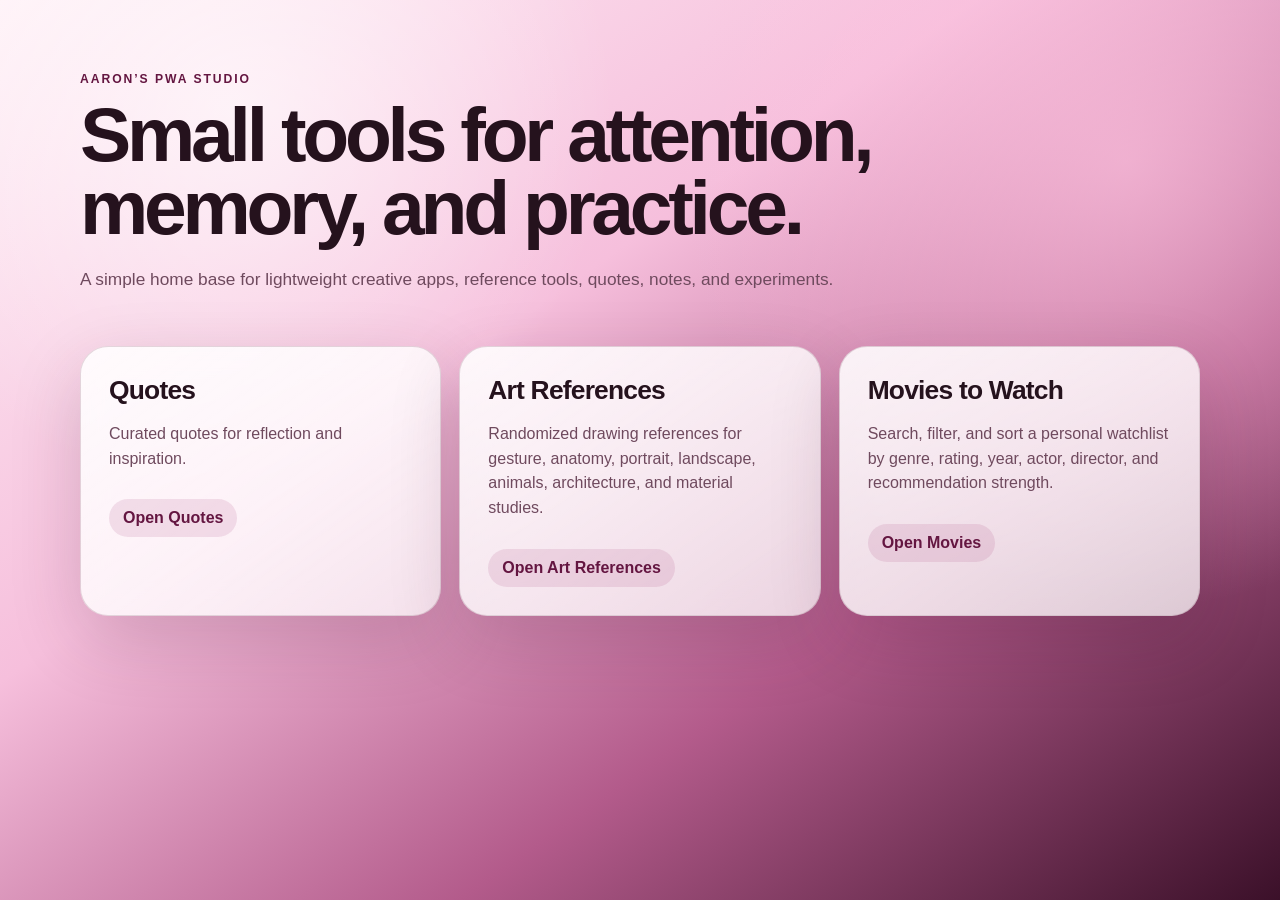
<file: index.html>
<!DOCTYPE html>
<html lang="en">
<head>
  <meta charset="UTF-8" />
  <meta name="viewport" content="width=device-width, initial-scale=1.0" />

  <title>PWA Studio</title>

  <link rel="manifest" href="manifest.json" />
  <link rel="icon" href="icons/icon-192.png" sizes="192x192" />
  <link rel="apple-touch-icon" href="icons/icon-192.png" />
  <link rel="stylesheet" href="style.css" />
  <meta name="theme-color" content="#3b1029" />
  <script src="pwa.js" defer></script>
</head>

<body>
  <main class="page-shell">
    <section class="hero">
      <p class="eyebrow">Aaron’s PWA Studio</p>
      <h1>Small tools for attention, memory, and practice.</h1>
      <p class="hero-text">
        A simple home base for lightweight creative apps, reference tools, quotes, notes, and experiments.
      </p>
    </section>
    <section class="app-grid" aria-label="Available apps">
      <a class="app-card" href="quotes.html">
        <h2>Quotes</h2>
        <p>Curated quotes for reflection and inspiration.</p>
        <span>Open Quotes</span>
      </a>
      <a class="app-card" href="art.html">
        <h2>Art References</h2>
        <p>Randomized drawing references for gesture, anatomy, portrait, landscape, animals, architecture, and material studies.</p>
        <span>Open Art References</span>
      </a>
      <a class="app-card" href="movies.html">
        <h2>Movies to Watch</h2>
        <p>Search, filter, and sort a personal watchlist by genre, rating, year, actor, director, and recommendation strength.</p>
        <span>Open Movies</span>
      </a>
    </section>
  </main>

</body>
</html>
</file>
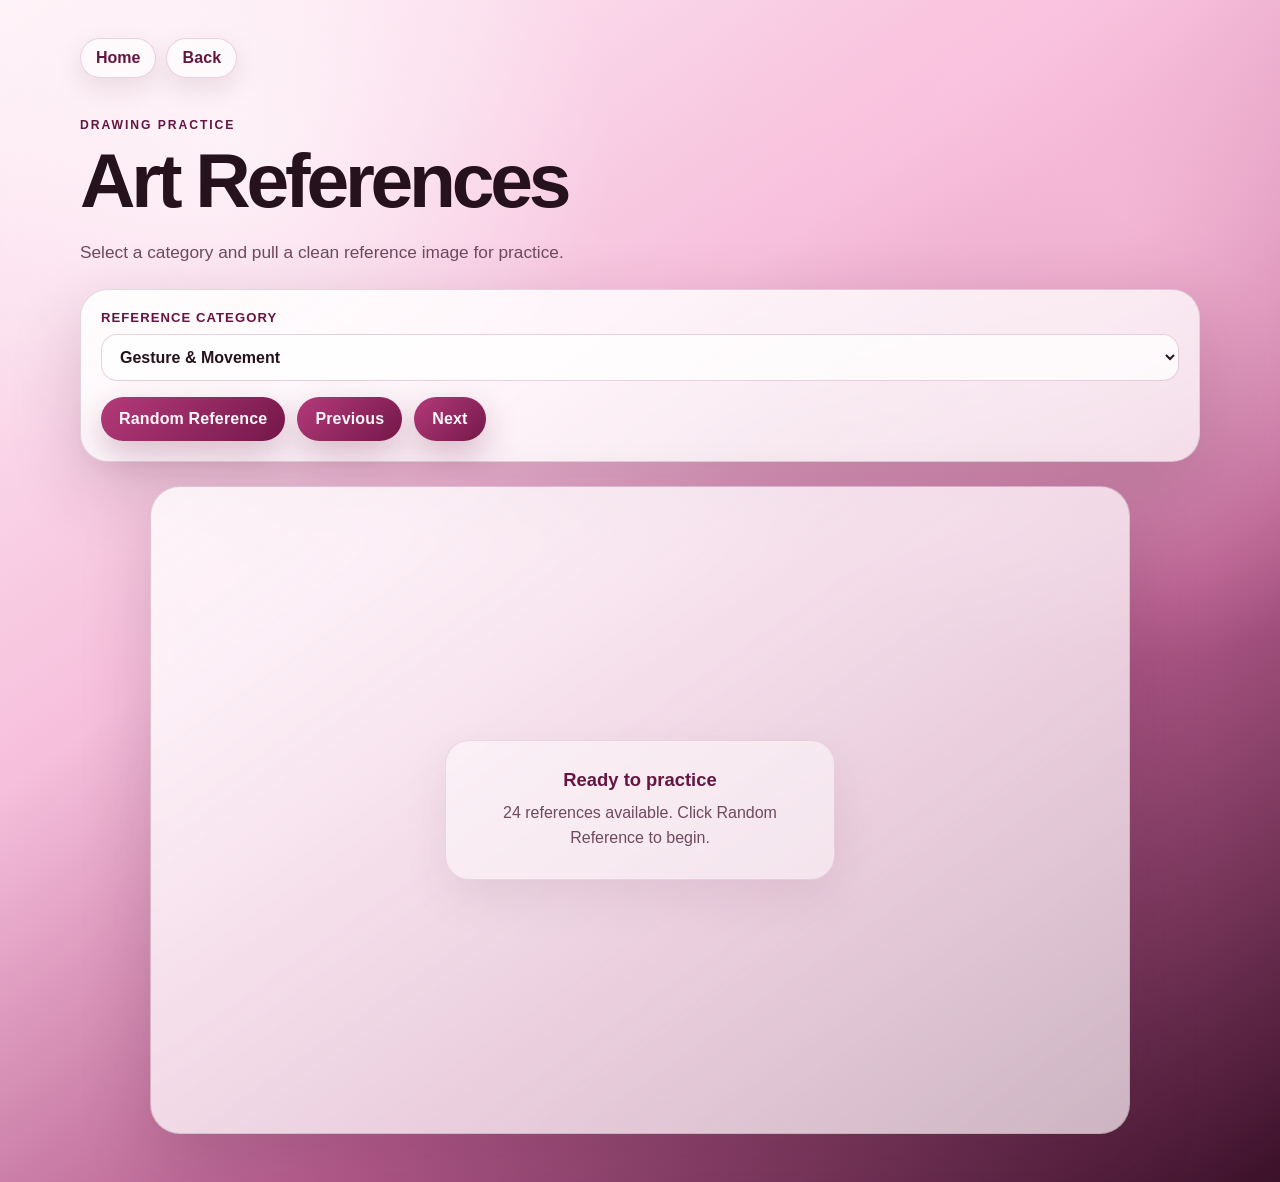
<file: art.html>
<!DOCTYPE html>
<html lang="en">
<head>
  <meta charset="UTF-8" />
  <meta name="viewport" content="width=device-width, initial-scale=1.0" />

  <title>Art References | PWA Studio</title>

  <link rel="manifest" href="manifest.json" />
  <link rel="icon" href="icons/icon-192.png" sizes="192x192" />
  <link rel="apple-touch-icon" href="icons/icon-192.png" />
  <link rel="stylesheet" href="style.css" />
  <meta name="theme-color" content="#3b1029" />
  <script src="pwa.js" defer></script>
</head>

<body>
  <main class="page-shell">
    <nav class="top-nav app-actions">
      <a href="/">Home</a>
      <button type="button" class="nav-button" onclick="history.back()">Back</button>
    </nav>

    <section class="hero compact">
      <p class="eyebrow">Drawing Practice</p>
      <h1>Art References</h1>
      <p class="hero-text">
        Select a category and pull a clean reference image for practice.
      </p>
    </section>

    <section class="controls-panel">
      <label for="category-select">Reference category</label>

      <select id="category-select">
        <option value="gesture">Gesture & Movement</option>
        <option value="anatomy">Anatomy & Structure</option>
        <option value="portrait">Portrait & Expression</option>
        <option value="landscape">Landscape & Environment</option>
        <option value="animals">Animals & Creatures</option>
        <option value="architecture">Architecture & Perspective</option>
        <option value="still-life">Still Life & Material Studies</option>
      </select>

      <div class="button-row">
        <button id="random-image-button" type="button">Random Reference</button>
        <button id="previous-image-button" type="button">Previous</button>
        <button id="next-image-button" type="button">Next</button>
      </div>
    </section>
<section class="reference-display">
  <section class="reference-stage">
    <div id="reference-empty" class="empty-state">
      <div class="empty-card">
        <h2>Ready to practice</h2>
        <p>Select a category, then click Random Reference to begin.</p>
      </div>
    </div>

    <img id="reference-image" class="reference-image" alt="Art reference" hidden />
  </section>
</section>

  </main>

  <script src="art-reference.js"></script>
</body>
</html>
</file>
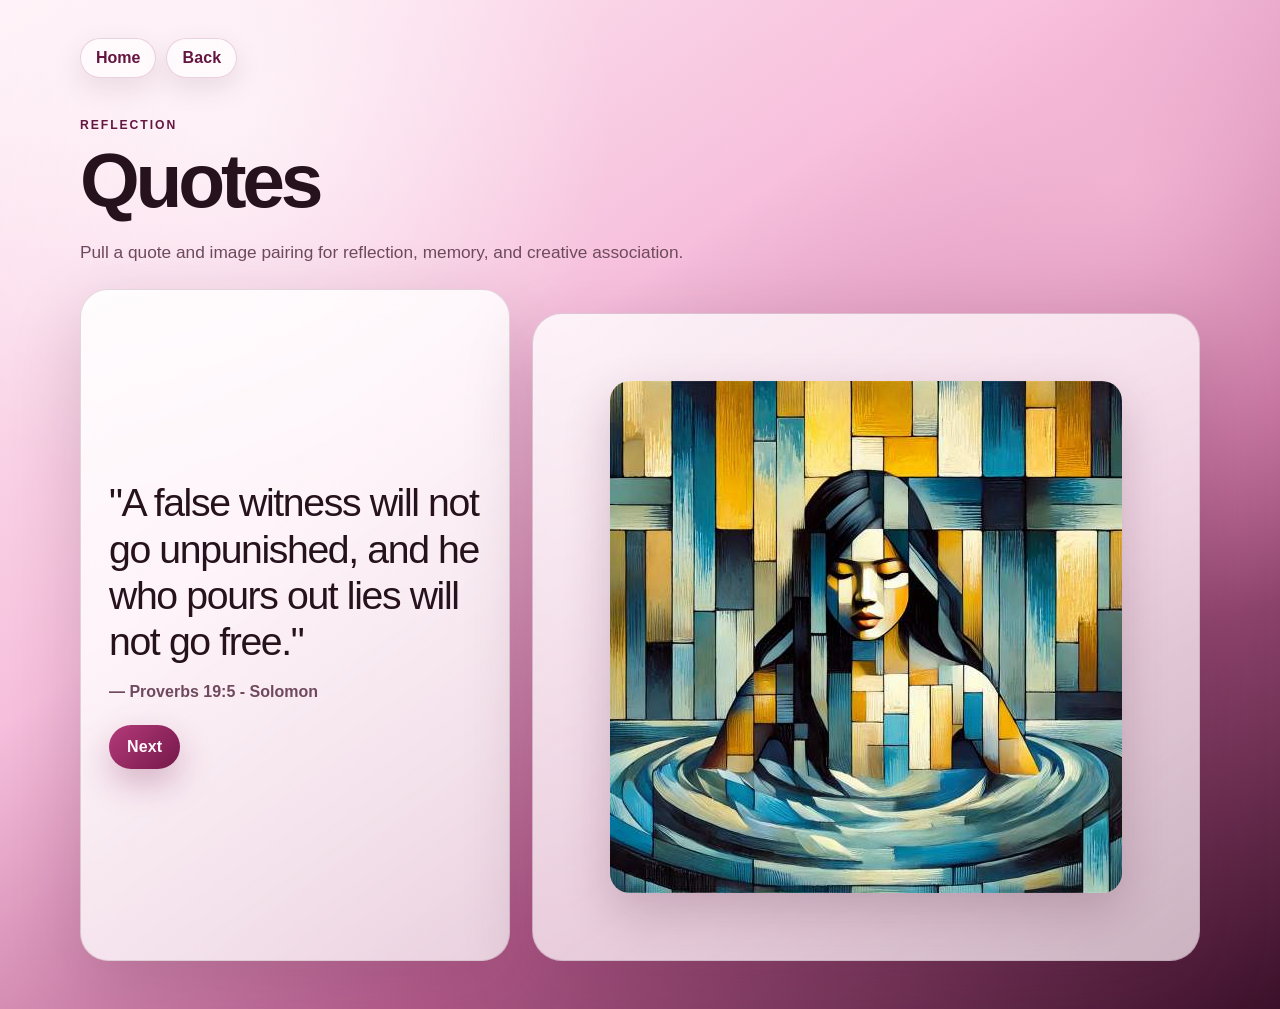
<file: quotes.html>
<!DOCTYPE html>
<html lang="en">
<head>
  <meta charset="UTF-8" />
  <meta name="viewport" content="width=device-width, initial-scale=1.0" />

  <title>Quotes | PWA Studio</title>

  <link rel="manifest" href="manifest.json" />
  <link rel="icon" href="icons/icon-192.png" sizes="192x192" />
  <link rel="apple-touch-icon" href="icons/icon-192.png" />
  <link rel="stylesheet" href="style.css" />
  <meta name="theme-color" content="#3b1029" />
  <script src="pwa.js" defer></script>
</head>

<body>
  <main class="page-shell">
    <nav class="top-nav app-actions">
      <a href="/">Home</a>
      <button type="button" class="nav-button" onclick="history.back()">Back</button>
    </nav>

    <section class="hero compact">
      <p class="eyebrow">Reflection</p>
      <h1>Quotes</h1>
      <p class="hero-text">
        Pull a quote and image pairing for reflection, memory, and creative association.
      </p>
    </section>

    <section class="quote-layout">
      <section class="quote-panel">
        <div id="quote" class="quote">Tap to begin</div>
        <div id="author" class="author"></div>
        <button type="button" onclick="nextQuote()">Next</button>
      </section>

      <section class="quote-image-stage">
        <img id="art-image" class="quote-image" src="" alt="Artwork" />
      </section>
    </section>
  </main>

  <script src="quoteapp.js"></script>
</body>
</html>
</file>
<file: style.css>
:root {
  --bg-light: #fff1f7;
  --bg-pink: #f6bfdc;
  --bg-rose: #b35b8b;
  --bg-deep: #3b1029;

  --text: #25121d;
  --muted: #6f4a5e;

  --panel: rgba(255, 255, 255, 0.72);
  --panel-strong: rgba(255, 255, 255, 0.88);
  --panel-soft: rgba(255, 232, 243, 0.38);

  --line: rgba(86, 31, 60, 0.16);
  --accent: #9f2f6d;
  --accent-dark: #641641;
  --accent-soft: rgba(159, 47, 109, 0.12);

  --shadow: 0 24px 70px rgba(61, 16, 43, 0.18);
  --shadow-strong: 0 28px 80px rgba(61, 16, 43, 0.24);

  --radius-lg: 30px;
  --radius-md: 24px;
  --radius-pill: 999px;

  --page-width: 1120px;
  --image-stage-width: 980px;
}

* {
  box-sizing: border-box;
}

html {
  min-height: 100%;
}

body {
  min-height: 100vh;
  margin: 0;
  background:
    radial-gradient(circle at 18% 12%, rgba(255, 255, 255, 0.62), transparent 24rem),
    radial-gradient(circle at 88% 18%, rgba(255, 196, 224, 0.64), transparent 28rem),
    linear-gradient(145deg, var(--bg-light) 0%, var(--bg-pink) 38%, var(--bg-rose) 68%, var(--bg-deep) 100%);
  color: var(--text);
  font-family: "Trebuchet MS", "Avenir Next", "Segoe UI", Arial, sans-serif;
}

img {
  max-width: 100%;
}

button,
select {
  font: inherit;
}

button {
  display: inline-flex;
  align-items: center;
  justify-content: center;
  min-height: 44px;
  padding: 11px 18px;
  border: 0;
  border-radius: var(--radius-pill);
  background: linear-gradient(135deg, #b43a7a, #741849);
  color: #fff7fb;
  font-weight: 900;
  letter-spacing: 0.01em;
  cursor: pointer;
  box-shadow: 0 14px 34px rgba(116, 24, 73, 0.28);
  transition:
    transform 140ms ease,
    box-shadow 140ms ease,
    filter 140ms ease;
}

button:hover {
  transform: translateY(-2px);
  filter: brightness(1.05);
  box-shadow: 0 18px 44px rgba(116, 24, 73, 0.34);
}

button:active {
  transform: translateY(0);
}

.page-shell {
  width: min(var(--page-width), calc(100% - 36px));
  margin: 0 auto;
  padding: 30px 0 48px;
}

.hero {
  padding: 42px 0 28px;
}

.hero.compact {
  padding: 18px 0 22px;
}

.eyebrow,
.card-kicker {
  margin: 0 0 12px;
  color: var(--accent-dark);
  font-size: 0.76rem;
  font-weight: 800;
  letter-spacing: 0.16em;
  text-transform: uppercase;
}

.hero h1 {
  max-width: 920px;
  margin: 0;
  color: var(--text);
  font-size: clamp(2.25rem, 6vw, 4.9rem);
  line-height: 0.95;
  letter-spacing: -0.055em;
}

.hero-text {
  max-width: 760px;
  margin: 22px 0 0;
  color: var(--muted);
  font-size: 1.08rem;
  line-height: 1.62;
}

/* Navigation */

.top-nav,
.app-actions {
  display: flex;
  flex-wrap: wrap;
  align-items: center;
  gap: 10px;
  margin: 8px 0 22px;
}

.top-nav a,
.app-actions a,
.nav-button {
  display: inline-flex;
  align-items: center;
  justify-content: center;
  min-height: 40px;
  padding: 9px 15px;
  border: 1px solid rgba(159, 47, 109, 0.2);
  border-radius: var(--radius-pill);
  background: rgba(255, 255, 255, 0.62);
  color: var(--accent-dark);
  text-decoration: none;
  font: inherit;
  font-weight: 800;
  cursor: pointer;
  box-shadow: 0 10px 28px rgba(61, 16, 43, 0.1);
  transition:
    transform 140ms ease,
    background 140ms ease,
    box-shadow 140ms ease;
}

.top-nav a:hover,
.app-actions a:hover,
.nav-button:hover {
  transform: translateY(-2px);
  background: #ffffff;
  box-shadow: 0 14px 34px rgba(61, 16, 43, 0.16);
}

/* Home page */

.app-grid {
  display: grid;
  grid-template-columns: repeat(auto-fit, minmax(260px, 1fr));
  gap: 18px;
  margin-top: 24px;
}

.app-card,
.controls-panel,
.quote-panel,
.roadmap-panel {
  border: 1px solid var(--line);
  border-radius: 28px;
  background: linear-gradient(145deg, var(--panel-strong), var(--panel));
  color: var(--text);
  box-shadow: var(--shadow);
  backdrop-filter: blur(14px);
}

.app-card {
  display: block;
  padding: 28px;
  text-decoration: none;
  transition:
    transform 160ms ease,
    box-shadow 160ms ease,
    border-color 160ms ease;
}

.app-card:hover {
  transform: translateY(-4px);
  border-color: rgba(159, 47, 109, 0.38);
  box-shadow: var(--shadow-strong);
}

.app-card h2 {
  margin: 0 0 10px;
  font-size: 1.65rem;
  letter-spacing: -0.03em;
}

.app-card p {
  color: var(--muted);
  line-height: 1.55;
}

.app-card span {
  display: inline-flex;
  align-items: center;
  justify-content: center;
  margin-top: 12px;
  padding: 10px 14px;
  border-radius: var(--radius-pill);
  background: var(--accent-soft);
  color: var(--accent-dark);
  font-weight: 800;
}

/* Controls */

.controls-panel {
  padding: 20px;
  margin-bottom: 24px;
}

.controls-panel label {
  display: block;
  margin-bottom: 9px;
  color: var(--accent-dark);
  font-size: 0.82rem;
  font-weight: 800;
  letter-spacing: 0.08em;
  text-transform: uppercase;
}

select {
  width: 100%;
  padding: 13px 14px;
  border: 1px solid rgba(159, 47, 109, 0.22);
  border-radius: 16px;
  background: rgba(255, 255, 255, 0.76);
  color: var(--text);
  font-weight: 700;
  box-shadow: inset 0 1px 0 rgba(255, 255, 255, 0.6);
}

.button-row {
  display: flex;
  flex-wrap: wrap;
  gap: 12px;
  margin-top: 16px;
}

/* Quotes page */

.quote-layout {
  display: grid;
  grid-template-columns: minmax(280px, 430px) 1fr;
  gap: 22px;
  align-items: stretch;
}

.quote-panel {
  display: flex;
  flex-direction: column;
  justify-content: center;
  min-height: 420px;
  padding: 28px;
}

.quote {
  color: var(--text);
  font-size: clamp(1.45rem, 4vw, 2.45rem);
  line-height: 1.18;
  letter-spacing: -0.035em;
  overflow-wrap: break-word;
}

.author {
  margin-top: 18px;
  color: var(--muted);
  font-size: 1rem;
  font-weight: 700;
  overflow-wrap: break-word;
}

.quote-panel button {
  align-self: flex-start;
  margin-top: 24px;
}

.quote-image-stage {
  width: min(100%, var(--image-stage-width));
  height: min(72vh, 680px);
  margin: 24px auto 0;
  padding: 16px;
  display: flex;
  align-items: center;
  justify-content: center;
  border: 1px solid rgba(86, 31, 60, 0.18);
  border-radius: var(--radius-lg);
  background:
    linear-gradient(145deg, rgba(255, 255, 255, 0.58), var(--panel-soft)),
    rgba(255, 255, 255, 0.52);
  box-shadow: var(--shadow);
  overflow: hidden;
  backdrop-filter: blur(14px);
}

.quote-image {
  display: block;
  max-width: 100%;
  max-height: 100%;
  width: auto;
  height: auto;
  object-fit: contain;
  object-position: center;
  border-radius: 20px;
  box-shadow: 0 18px 48px rgba(61, 16, 43, 0.2);
}

.quote-image[src=""],
.quote-image:not([src]) {
  display: none;
}

/* Art References page */

.reference-display {
  margin-top: 24px;
}

.reference-stage {
  width: min(100%, var(--image-stage-width));
  height: min(72vh, 680px);
  margin: 0 auto;
  padding: 16px;
  display: flex;
  align-items: center;
  justify-content: center;
  border: 1px solid rgba(86, 31, 60, 0.18);
  border-radius: var(--radius-lg);
  background:
    linear-gradient(145deg, rgba(255, 255, 255, 0.58), var(--panel-soft)),
    rgba(255, 255, 255, 0.52);
  box-shadow: var(--shadow);
  overflow: hidden;
  backdrop-filter: blur(14px);
}

.reference-image {
  display: block;
  max-width: 100%;
  max-height: 100%;
  width: auto;
  height: auto;
  object-fit: contain;
  object-position: center;
  border-radius: 20px;
  box-shadow: 0 18px 48px rgba(61, 16, 43, 0.2);
}

.reference-image[src=""],
.reference-image:not([src]),
#reference-image[hidden],
#reference-empty[hidden] {
  display: none !important;
}

.empty-state {
  width: 100%;
  height: 100%;
  display: grid;
  place-items: center;
  text-align: center;
}

.empty-card {
  max-width: 390px;
  padding: 28px 24px;
  border: 1px solid rgba(159, 47, 109, 0.14);
  border-radius: var(--radius-md);
  background: rgba(255, 255, 255, 0.48);
  box-shadow: 0 18px 46px rgba(61, 16, 43, 0.08);
}

.empty-card h2 {
  margin: 0 0 10px;
  color: var(--accent-dark);
  font-size: 1.15rem;
}

.empty-card p {
  margin: 0;
  color: var(--muted);
  line-height: 1.55;
}

/* Legacy art metadata suppression */

.reference-meta,
#reference-meta,
#reference-title,
#reference-notes {
  display: none !important;
}

/* Responsive layout */

@media (max-width: 820px) {
  .quote-layout {
    grid-template-columns: 1fr;
  }

  .quote-panel,
  .quote-image-stage,
  .reference-stage {
    min-height: 320px;
  }

  .quote-image-stage,
  .reference-stage {
    height: min(64vh, 520px);
    padding: 10px;
  }
}

@media (max-width: 520px) {
  .page-shell {
    width: min(100% - 24px, var(--page-width));
    padding-top: 20px;
  }

  .hero {
    padding: 30px 0 22px;
  }

  .hero.compact {
    padding: 14px 0 18px;
  }

  .hero h1 {
    font-size: clamp(2rem, 14vw, 3.6rem);
  }

  .controls-panel,
  .quote-panel,
  .app-card {
    border-radius: 22px;
  }

  .button-row {
    gap: 10px;
  }

  button {
    min-height: 42px;
    padding: 10px 15px;
  }

  .empty-card {
    padding: 22px 18px;
  }
}
/* Movies page */

.movie-controls-grid {
  display: grid;
  grid-template-columns: 1.4fr repeat(4, minmax(130px, 1fr));
  gap: 12px;
  align-items: end;
}

.movie-control {
  display: flex;
  flex-direction: column;
  gap: 8px;
}

.movie-control input,
.movie-control select {
  width: 100%;
  padding: 13px 14px;
  border: 1px solid rgba(159, 47, 109, 0.22);
  border-radius: 16px;
  background: rgba(255, 255, 255, 0.76);
  color: var(--text);
  font: inherit;
  font-weight: 700;
  box-shadow: inset 0 1px 0 rgba(255, 255, 255, 0.6);
}

.movie-toolbar {
  display: flex;
  flex-wrap: wrap;
  gap: 12px;
  margin-top: 16px;
}

.movie-summary {
  display: flex;
  justify-content: space-between;
  align-items: center;
  gap: 12px;
  margin: 18px 0;
  color: var(--accent-dark);
  font-weight: 900;
}

.movie-results {
  display: grid;
  gap: 14px;
}

.movie-card {
  border: 1px solid var(--line);
  border-radius: 24px;
  padding: 20px;
  background: linear-gradient(145deg, var(--panel-strong), var(--panel));
  box-shadow: 0 18px 46px rgba(61, 16, 43, 0.13);
  backdrop-filter: blur(14px);
}

.movie-card-main {
  display: grid;
  grid-template-columns: 1fr auto;
  gap: 18px;
  align-items: start;
}

.movie-card h2 {
  margin: 0;
  color: var(--text);
  font-size: 1.35rem;
  line-height: 1.1;
  letter-spacing: -0.035em;
}

.movie-meta {
  margin: 8px 0 0;
  color: var(--muted);
  font-weight: 700;
  line-height: 1.45;
}

.movie-rating-badge {
  min-width: 54px;
  min-height: 54px;
  display: grid;
  place-items: center;
  border-radius: 18px;
  background: var(--accent-soft);
  color: var(--accent-dark);
  font-size: 1.15rem;
  font-weight: 900;
}

.movie-detail-row {
  display: flex;
  flex-wrap: wrap;
  gap: 8px;
  margin-top: 14px;
}

.movie-pill {
  display: inline-flex;
  align-items: center;
  min-height: 30px;
  padding: 6px 10px;
  border-radius: var(--radius-pill);
  background: rgba(255, 255, 255, 0.58);
  color: var(--accent-dark);
  font-size: 0.82rem;
  font-weight: 800;
  border: 1px solid rgba(159, 47, 109, 0.12);
}

.movie-card-actions {
  margin-top: 16px;
}

.secondary-button {
  background: rgba(255, 255, 255, 0.72);
  color: var(--accent-dark);
  border: 1px solid rgba(159, 47, 109, 0.2);
  box-shadow: 0 10px 28px rgba(61, 16, 43, 0.1);
}

.secondary-button:hover {
  background: #ffffff;
}

.movie-review-panel {
  margin-top: 22px;
  padding: 24px;
  border: 1px solid var(--line);
  border-radius: 26px;
  background: linear-gradient(145deg, var(--panel-strong), var(--panel));
  box-shadow: var(--shadow);
}

.movie-review-panel h2 {
  margin: 0 0 14px;
  color: var(--text);
  font-size: 1.6rem;
  letter-spacing: -0.035em;
}

.movie-review-panel p {
  color: var(--muted);
  line-height: 1.55;
}

.movie-review-panel hr {
  border: 0;
  border-top: 1px solid var(--line);
  margin: 18px 0;
}

@media (max-width: 900px) {
  .movie-controls-grid {
    grid-template-columns: 1fr 1fr;
  }
}

@media (max-width: 560px) {
  .movie-controls-grid {
    grid-template-columns: 1fr;
  }

  .movie-card-main {
    grid-template-columns: 1fr;
  }

  .movie-rating-badge {
    width: 54px;
  }
}
</file>
